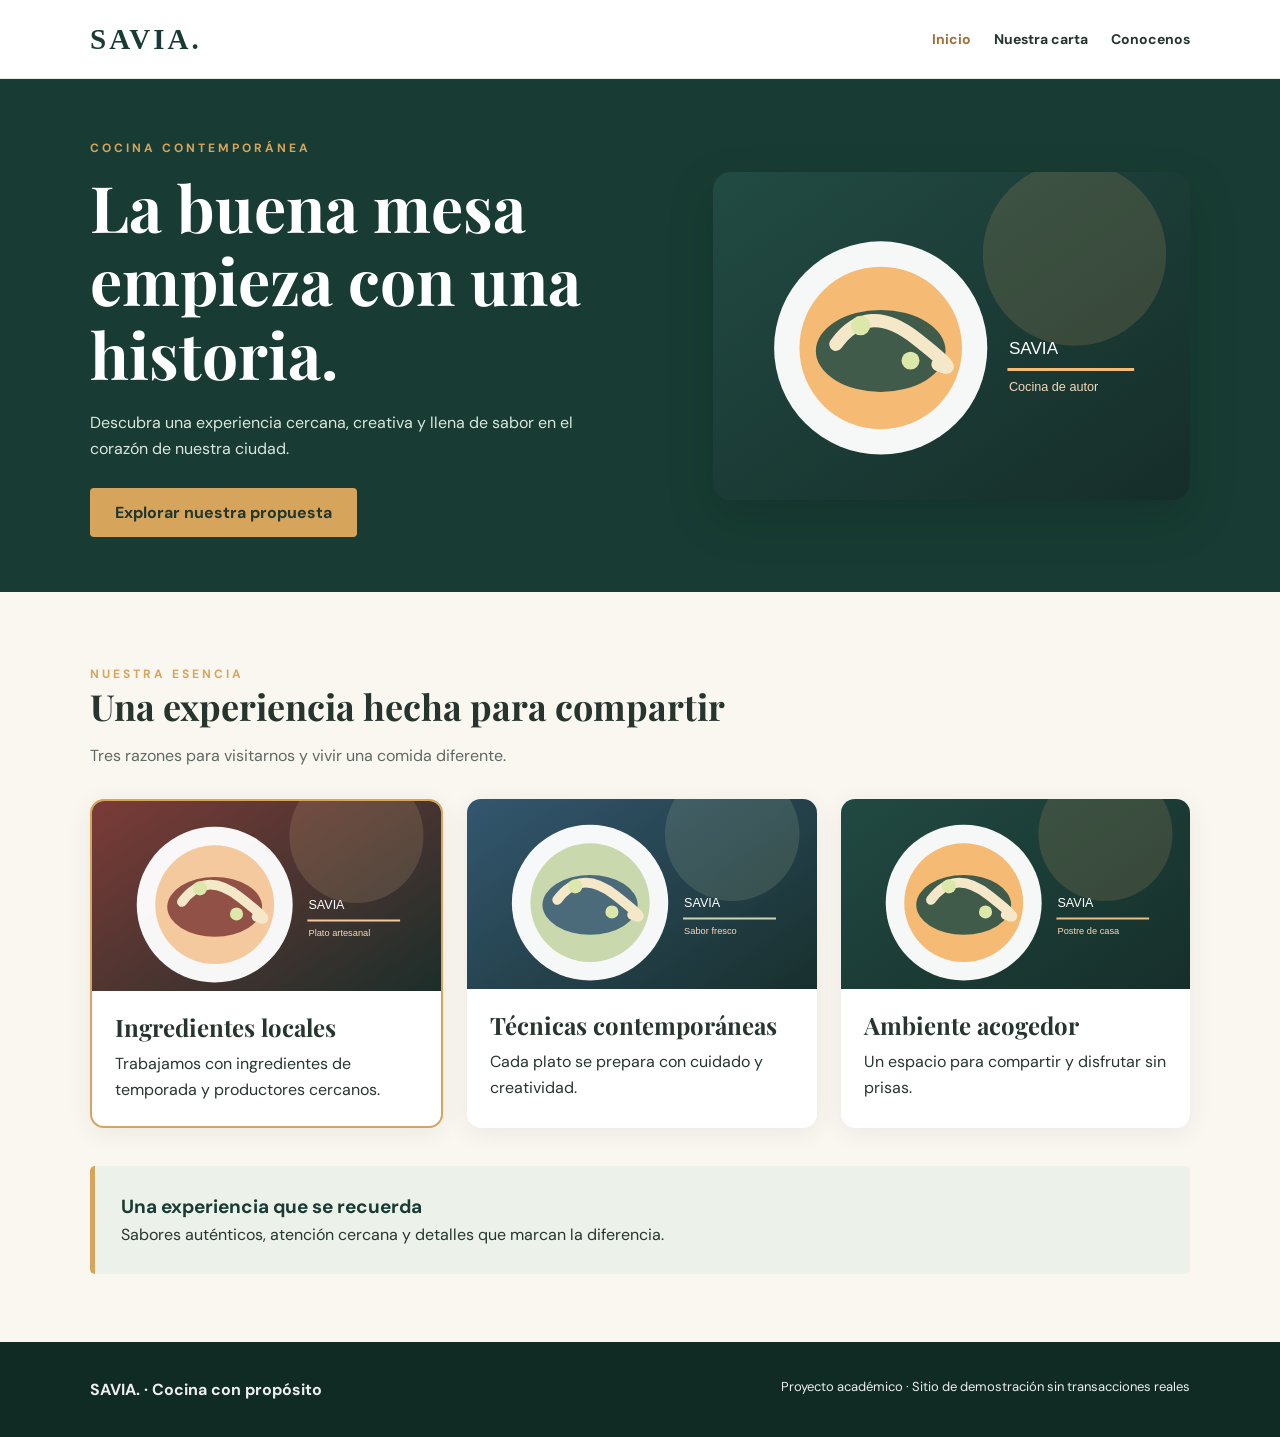
<file: index.html>
<!doctype html>
<html lang="es">
  <head>
    <meta charset="utf-8" />
    <meta content="width=device-width, initial-scale=1.0" name="viewport" />
    <title>SAVIA | Inicio</title>
    <link href="css/styles.css" rel="stylesheet" />
  </head>
  <body>
    <header class="site-header">
      <div class="container nav-inner">
        <a class="logo" href="index.html"> SAVIA. </a>
        <nav aria-label="Navegaci&oacute;n principal" class="nav-links">
          <a aria-current="page" href="index.html"> Inicio </a>
          <a class="nav-contact" href="pages/menu.html"> Nuestra carta </a>
           <a class="nav-equipo" href="pages/equipo.html"> Conocenos </a>
        </nav>
      </div>
    </header>

    <main>
      <section class="hero">
        <div class="container hero-grid">
          <div>
            <span class="eyebrow"> Cocina contempor&aacute;nea </span>
            <h1>La buena mesa empieza con una historia.</h1>
            <p>
              Descubra una experiencia cercana, creativa y llena de sabor en el
              coraz&oacute;n de nuestra ciudad.
            </p>
            <a class="btn" href="pages/menu.html" id="hero-action">
              Explorar nuestra propuesta
            </a>
          </div>
          <img
            alt="Ilustraci&oacute;n de gastronom&iacute;a Savia"
            src="images/hero.svg"
          />
        </div>
      </section>
      <section class="section container">
        <div class="section-heading">
          <span class="eyebrow"> Nuestra esencia </span>
          <h2>Una experiencia hecha para compartir</h2>
          <p class="muted">
            Tres razones para visitarnos y vivir una comida diferente.
          </p>
        </div>
        <div class="feature-layout">
          <article class="tile card-highlight">
            <img
              alt="Presentaci&oacute;n gastron&oacute;mica 1"
              src="images/plato-1.svg"
            />
            <div class="tile-copy">
              <h3>Ingredientes locales</h3>
              <p>
                Trabajamos con ingredientes de temporada y productores cercanos.
              </p>
            </div>
          </article>
          <article class="tile">
            <img
              alt="Presentaci&oacute;n gastron&oacute;mica 2"
              src="images/plato-2.svg"
            />
            <div class="tile-copy">
              <h3>T&eacute;cnicas contempor&aacute;neas</h3>
              <p>Cada plato se prepara con cuidado y creatividad.</p>
            </div>
          </article>
          <article class="tile">
            <img
              alt="Presentaci&oacute;n gastron&oacute;mica 3"
              src="images/plato-3.svg"
            />
            <div class="tile-copy">
              <h3>Ambiente acogedor</h3>
              <p>Un espacio para compartir y disfrutar sin prisas.</p>
            </div>
          </article>
        </div>
        <div class="statement">
          <p class="statement-title" id="statement-title">
            Una experiencia que se recuerda
          </p>
          <p>
            Sabores aut&eacute;nticos, atenci&oacute;n cercana y detalles que
            marcan la diferencia.
          </p>
        </div>
      </section>
    </main>
    <footer class="site-footer">
      <div class="container footer-inner">
        <strong> SAVIA. &middot; Cocina con prop&oacute;sito </strong>
        <p>
          Proyecto acad&eacute;mico &middot; Sitio de demostraci&oacute;n sin
          transacciones reales
        </p>
      </div>
    </footer>
  </body>
</html>
</file>
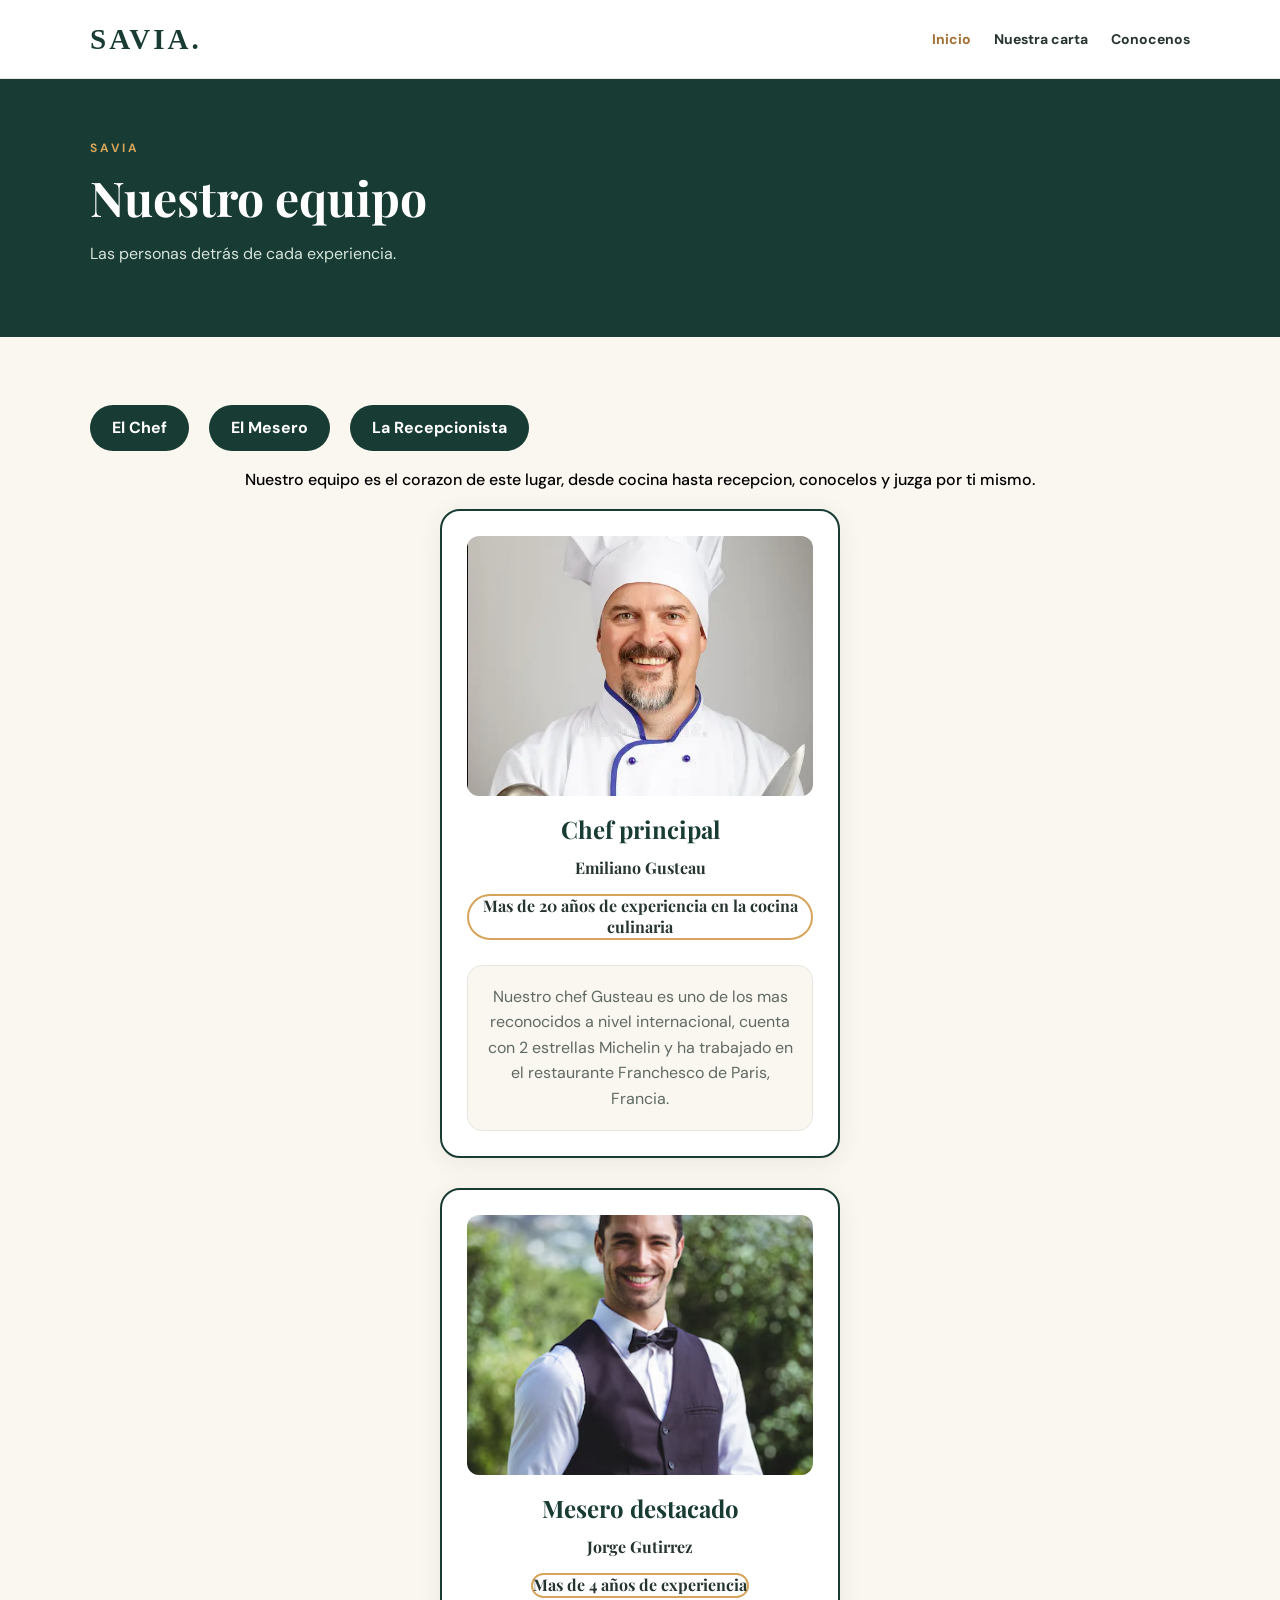
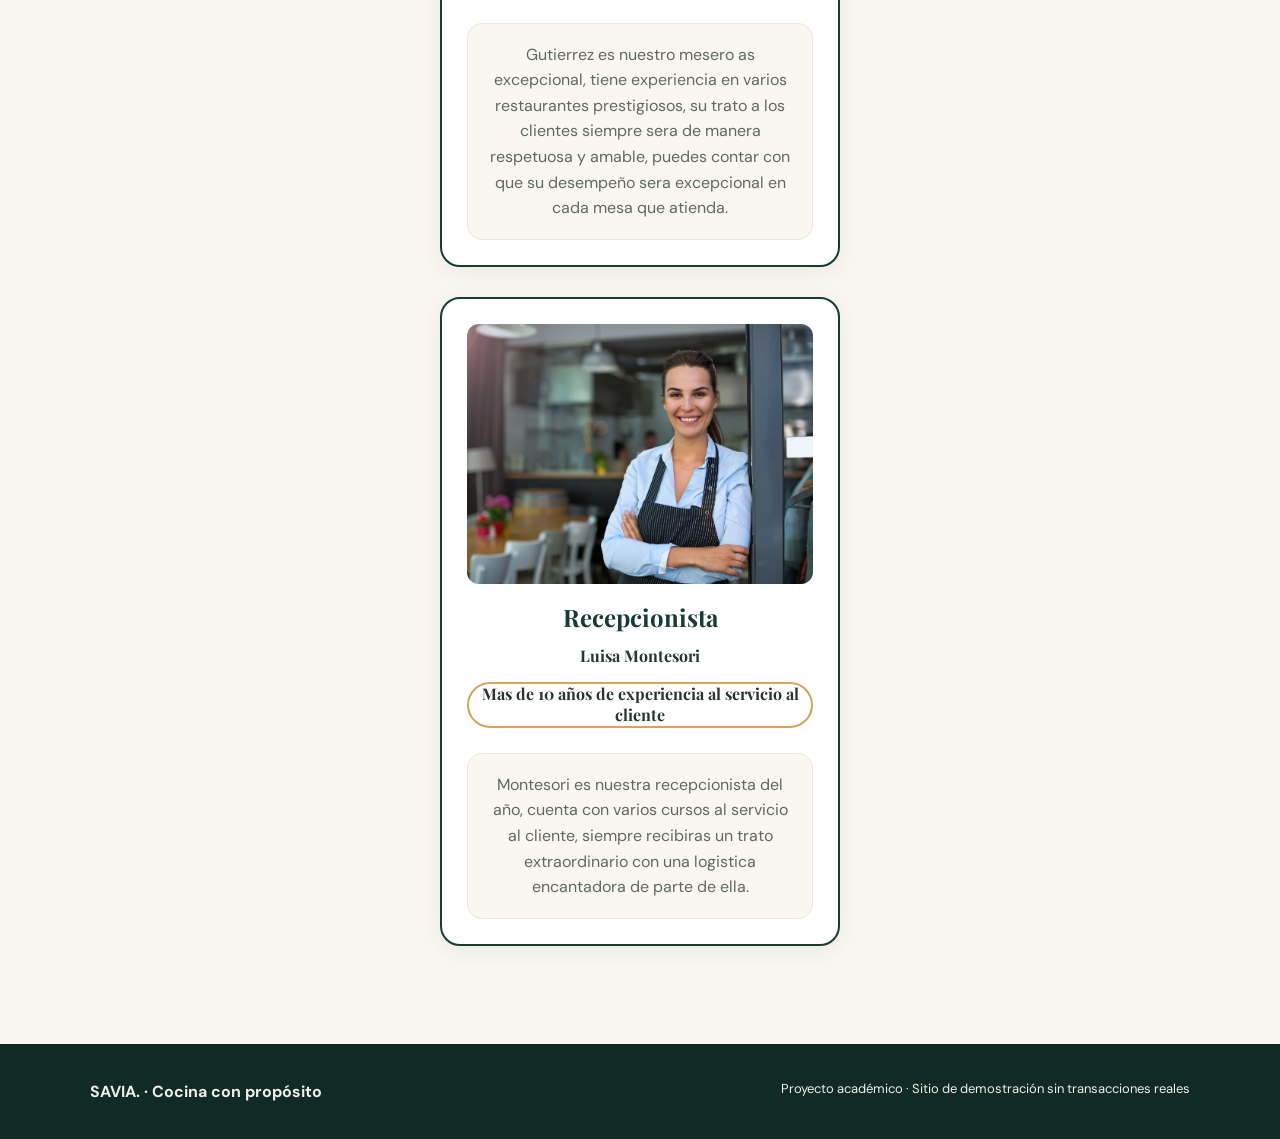
<file: pages/equipo.html>
<!doctype html>
<html lang="es">
  <head>
    <meta charset="utf-8" />
    <meta content="width=device-width, initial-scale=1.0" name="viewport" />
    <title>SAVIA | Nuestro equipo</title>
    <link rel="stylesheet" href="../css/styles.css" />
    <link rel="stylesheet" href="../css/equipo.css" />
  </head>
  <body>
    <header class="site-header">
      <div class="container nav-inner">
        <a class="logo" href="../index.html"> SAVIA. </a>
        <nav aria-label="Navegaci&oacute;n principal" class="nav-links">
          <a aria-current="page" href="../index.html"> Inicio </a>
          <a class="nav-contact" href="../pages/menu.html"> Nuestra carta </a>
          <a class="nav-equipo" href="../pages/equipo.html"> Conocenos </a>
        </nav>
      </div>
    </header>

    <section class="page-hero">
      <div class="container">
        <span class="eyebrow"> SAVIA </span>
        <h1>Nuestro equipo</h1>
        <p>Las personas detr&aacute;s de cada experiencia.</p>
      </div>
    </section>

    <main class="section container">

      <div class="botones-equipo">
      <a class="Chef" href="#Chef">El Chef</a>
      <a class="mesero" href="#Mesero">El Mesero</a>
      <a class="Recepcion" href="#Recepcion">La Recepcionista</a>
     </div>
        <p class="description inicio">
          Nuestro equipo es el corazon de este lugar, desde cocina hasta recepcion, conocelos y juzga por ti mismo.
        </p>

        <article class="equipo-card" id="Chef">
          <img alt="Foto de chef" src="../images/equipo-1.png" class="equipo-img"/>
          <h3>Chef principal</h3>
          <h4> Emiliano Gusteau</h4>
          <h4 class = "experiencia"> Mas de 20 años de experiencia en la cocina culinaria</h4>
          <p class="equipo-info">
            Nuestro chef Gusteau es uno de los mas reconocidos a nivel internacional, 
            cuenta con 2 estrellas Michelin y ha trabajado en el restaurante Franchesco de Paris, Francia.
          </p>
        </article>
        
        <article class="equipo-card" id="Mesero">
          <img alt="Foto de mesero" src="../images/equipo-2.png" class="equipo-img"/>
          <h3>Mesero destacado</h3>
          <h4>Jorge Gutirrez</h4>
          <h4 class = "experiencia"> Mas de 4 años de experiencia</h4>
          <p class="equipo-info">
            Gutierrez es nuestro mesero as excepcional, tiene experiencia en varios restaurantes prestigiosos, 
            su trato a los clientes siempre sera de manera respetuosa y amable, puedes contar con que su desempeño 
            sera excepcional en cada mesa que atienda.
          </p>
        </article>

        <article class="equipo-card" id="Recepcion">
          <img alt="Foto de recepcionista" src="../images/equipo-3.jpg" class="equipo-img"/>
          <h3>Recepcionista</h3>
          <h4>Luisa Montesori</h4>
          <h4 class = "experiencia">Mas de 10 años de experiencia al servicio al cliente</h4>
          <p class="equipo-info">
            Montesori es nuestra recepcionista del año, cuenta con varios cursos al servicio al cliente,
             siempre recibiras un trato extraordinario con una logistica encantadora de parte de ella.
          </p>
        </article>
      </div>
    </main>

    <footer class="site-footer">
      <div class="container footer-inner">
        <strong> SAVIA. &middot; Cocina con prop&oacute;sito </strong>
        <p>
          Proyecto acad&eacute;mico &middot; Sitio de demostraci&oacute;n sin
          transacciones reales
        </p>
      </div>
    </footer>
  </body>
</html>
</file>
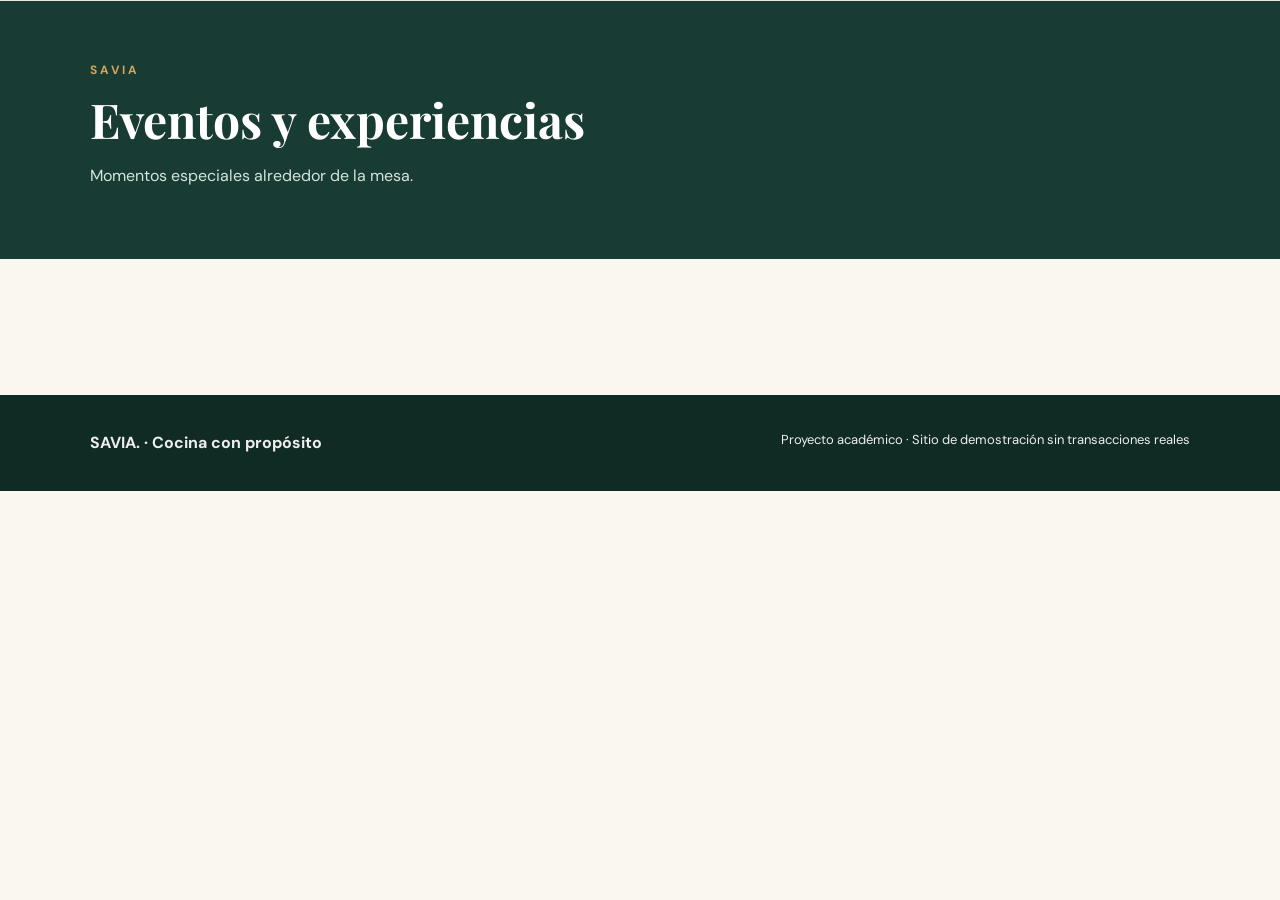
<file: pages/eventos.html>
<!doctype html>
<html lang="es">
  <head>
    <meta charset="utf-8" />
    <meta content="width=device-width, initial-scale=1.0" name="viewport" />
    <title>SAVIA | Eventos y experiencias</title>
    <link href="../css/styles.css" rel="stylesheet" />
  </head>
  <body>
    <header class="site-header">
      <!-- Espacio de trabajo: está pendiente de implementación. -->
    </header>

    <section class="page-hero">
      <div class="container">
        <span class="eyebrow"> SAVIA </span>
        <h1>Eventos y experiencias</h1>
        <p>Momentos especiales alrededor de la mesa.</p>
      </div>
    </section>
    <main class="section container">
      <!-- Espacio de trabajo: esta página está pendiente de implementación. -->
    </main>
    <footer class="site-footer">
      <div class="container footer-inner">
        <strong> SAVIA. &middot; Cocina con prop&oacute;sito </strong>
        <p>
          Proyecto acad&eacute;mico &middot; Sitio de demostraci&oacute;n sin
          transacciones reales
        </p>
      </div>
    </footer>
  </body>
</html>
</file>
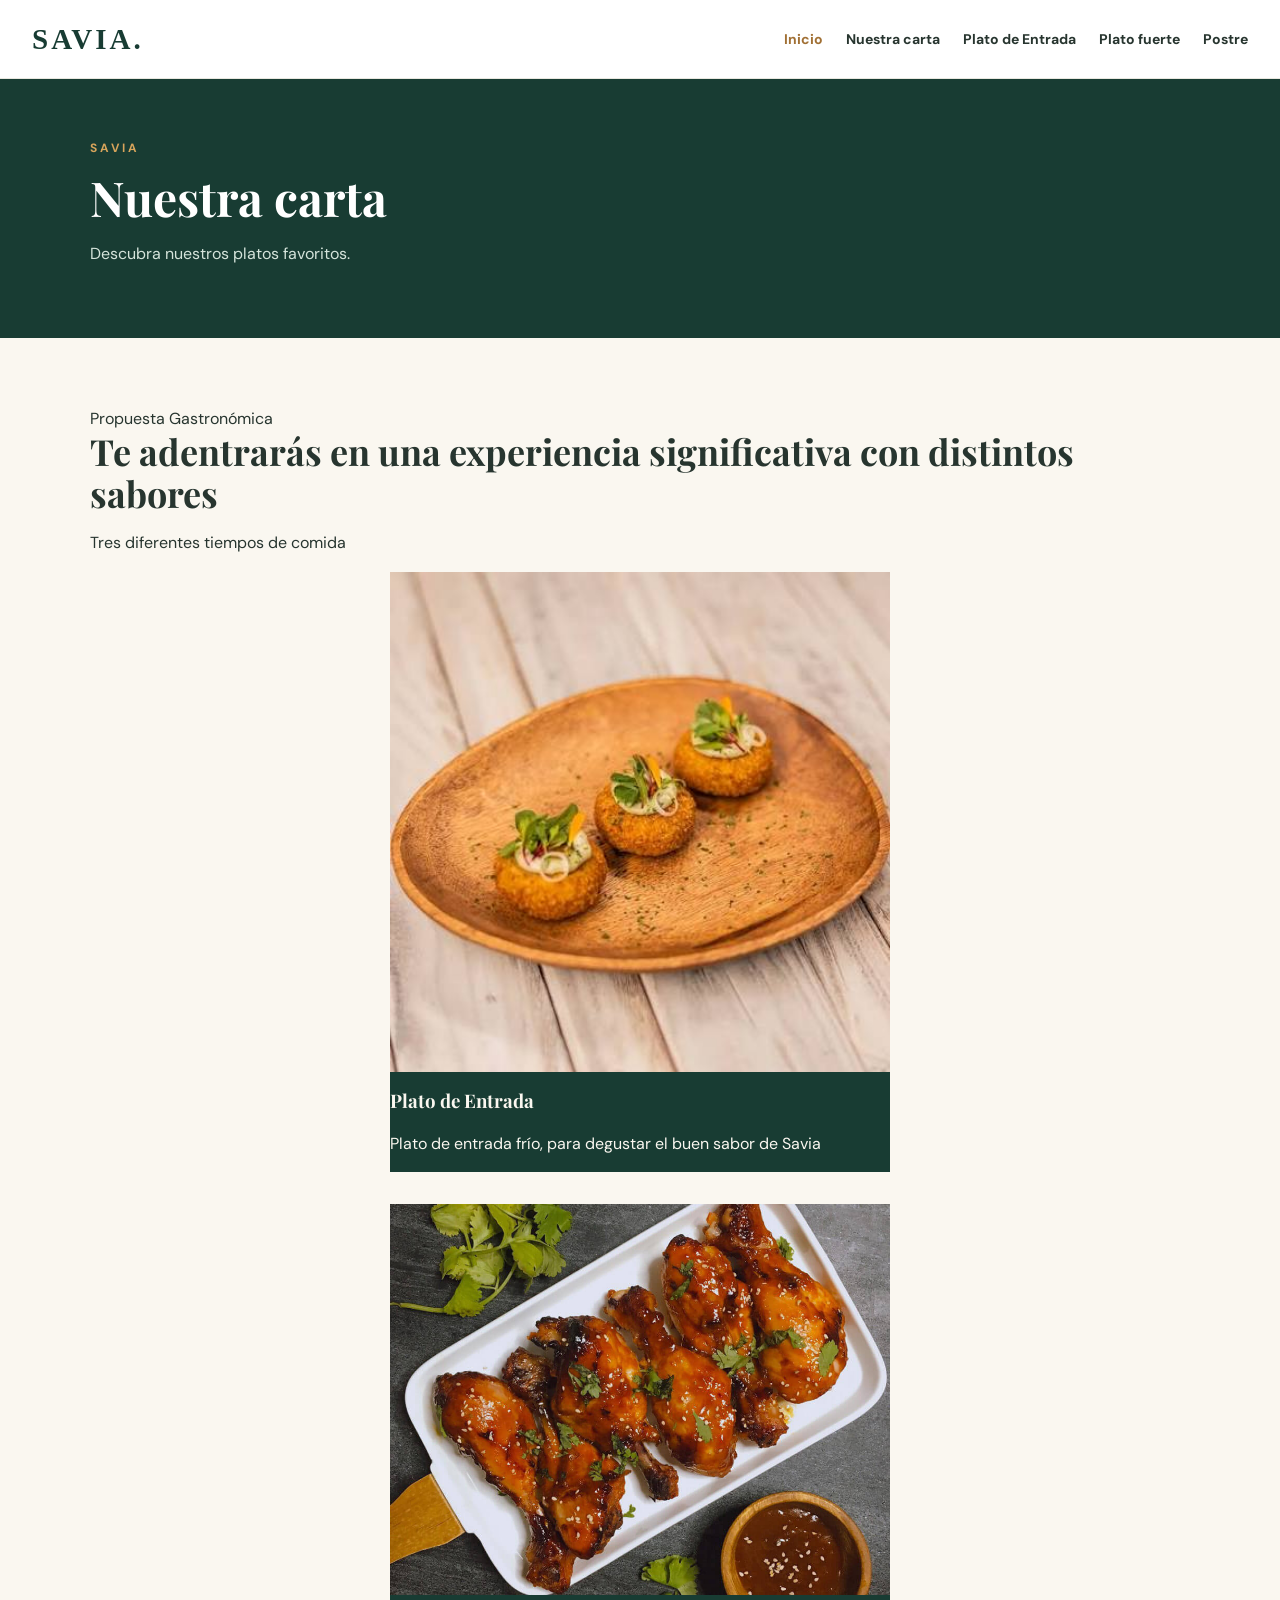
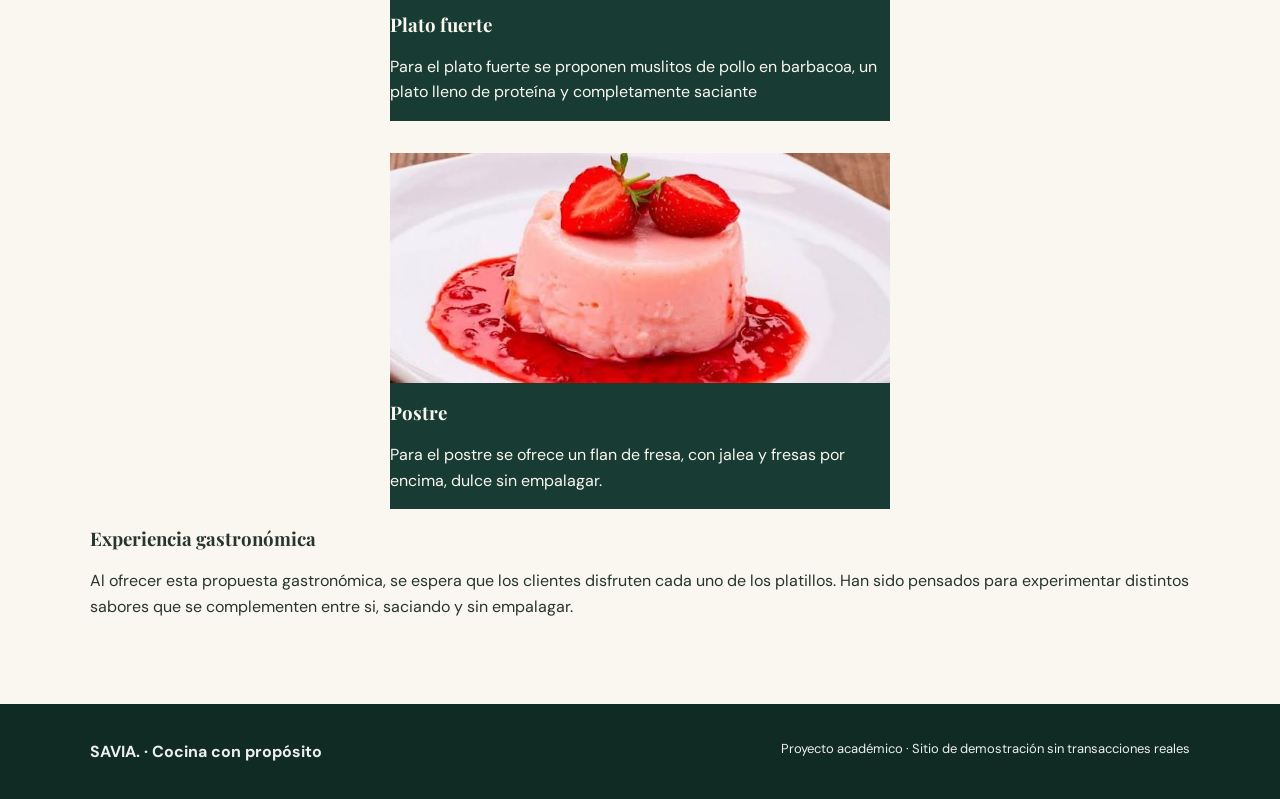
<file: pages/menu.html>
<!doctype html>
<html lang="es">
  <head>
    <meta charset="utf-8" />
    <meta content="width=device-width, initial-scale=1.0" name="viewport" />
    <title>SAVIA | Nuestra carta</title>
    <link rel="stylesheet" href="../css/styles.css">
    <link href="../css/menu.css" rel="stylesheet" />

  </head>
  <body>
    <header class="site-header">
      <!-- Espacio de trabajo: está pendiente de implementación. -->
       <a class="logo" href="index.html"> SAVIA. </a>
        <nav aria-label="Navegaci&oacute;n principal" class="nav-links">
        <a aria-current="page" href="../index.html"> Inicio </a>
        <a class="nav-contact" href="../pages/menu.html"> Nuestra carta </a>
        <a class="nav-contact" href="#entrada"> Plato de Entrada </a>
        <a class="nav-contact" href="#fuerte"> Plato fuerte</a>
        <a class="nav-contact" href="#postre"> Postre </a>
         </nav>
    </header>

    <section class="page-hero">
      <div class="container">
        <span class="eyebrow"> SAVIA </span>
        <h1>Nuestra carta</h1>
        <p>Descubra nuestros platos favoritos.</p>
      </div>
    </section>
    <main class="section container">
      <!-- Espacio de trabajo: esta página está pendiente de implementación. -->
       <div class ="propuesta-gastronomica">
       <span class="propuesta"> Propuesta Gastronómica </span>
       <h2>Te adentrarás en una experiencia significativa con distintos sabores</h2>
       <p class="parrafo-propuestas">
            Tres diferentes tiempos de comida
          </p>
          </div>
        <div class= "feature-layout">
          <article class="platos" id="entrada">
            <img src="../images/plato-entrada.jpg" alt="plato-de-entrada">
            <div class="texto-plato-entrada">
              <h3>Plato de Entrada</h3>
              <p>Plato de entrada frío, para degustar el buen sabor de Savia</p>
            </div>
          </article>
          <article class="platos" id="fuerte">
            <img src="../images/plato-fuerte.jpg" alt="plato-fuerte-imagen">
            <div class="texto-plato-fuerte">
              <h3>Plato fuerte</h3>
              <p>Para el plato fuerte se proponen muslitos de pollo en barbacoa, un plato lleno de proteína y completamente saciante</p>
            </div>
          </article>
          <article class="platos" id="postre">
            <img src="../images/postre.jpg" alt="postre-imagen">
            <div class="texto-postre">
              <h3>Postre</h3>
              <p>Para el postre se ofrece un flan de fresa, con jalea y fresas por encima, dulce sin empalagar.</p>
            </div>
          </article>
          </div>
          <section class="informacion-adicional">
            <h3>Experiencia gastronómica</h3>
            <p>Al ofrecer esta propuesta gastronómica, se espera que los clientes disfruten cada uno de los platillos. Han sido pensados para experimentar distintos sabores que se complementen entre si, saciando y sin empalagar.</p>
          </section>
    </main>
    <footer class="site-footer">
      <div class="container footer-inner">
        <strong> SAVIA. &middot; Cocina con prop&oacute;sito </strong>
        <p>
          Proyecto acad&eacute;mico &middot; Sitio de demostraci&oacute;n sin
          transacciones reales
        </p>
      </div>
    </footer>
  </body>
</html>
</file>
<file: css/styles.css>
@import url("https://fonts.googleapis.com/css2?family=DM+Sans:wght@400;500;600;700&family=Playfair+Display:wght@600;700&display=swap");
:root {
  --forest: #183c33;
  --cream: #faf7f0;
  --gold: #d7a45b;
  --ink: #27352f;
  --mute: #5f6963;
}
* {
  box-sizing: border-box;
}
body {
  margin: 0;
  background: var(--cream);
  color: var(--ink);
  font-family: "DM Sans", Arial, sans-serif;
  line-height: 1.6;
}
h1,
h2,
h3 {
  font-family: "Playfair Display", Georgia, serif;
  line-height: 1.15;
}
a {
  color: inherit;
  text-decoration: none;
}
img {
  display: block;
  max-width: 100%;
}
.container {
  width: min(1100px, calc(100% - 40px));
  margin-inline: auto;
}
.site-header {
  background: #fff;
  border-bottom: 1px solid #e8e7df;
}
.nav-inner {
  display: flex;
  align-items: center;
  justify-content: space-between;
  gap: 24px;
  min-height: 78px;
}
.logo {
  font-family: Georgia, serif;
  font-size: 29px;
  font-weight: bold;
  letter-spacing: 3px;
  color: var(--forest);
}
.nav-links {
  display: flex;
  align-items: center;
  gap: 23px;
  flex-wrap: wrap;
}
.nav-links a {
  font-size: 14px;
  font-weight: 700;
}
.nav-links a:hover,
.nav-links a[aria-current="page"] {
  color: #a17034;
}
.hero {
  background: var(--forest);
  color: white;
}
.hero-grid {
  display: grid;
  grid-template-columns: 1.1fr 0.9fr;
  gap: 40px;
  align-items: center;
  min-height: 440px;
  padding-block: 55px;
}
.hero h1 {
  font-size: clamp(36px, 5vw, 65px);
  margin: 10px 0 20px;
}
.hero p {
  max-width: 540px;
  color: #dce6df;
}
.hero img {
  width: 100%;
  border-radius: 18px;
  box-shadow: 0 18px 45px #071f183d;
}
.eyebrow {
  text-transform: uppercase;
  letter-spacing: 3px;
  font-size: 12px;
  font-weight: 700;
  color: var(--gold);
}
.btn {
  display: inline-block;
  background: var(--gold);
  color: #21372d;
  padding: 12px 25px;
  border-radius: 4px;
  font-weight: 700;
  margin-top: 10px;
}
.btn:hover {
  filter: brightness(0.93);
}
.section {
  padding-block: 68px;
}
.section h2 {
  font-size: 36px;
  margin: 0 0 15px;
}
.muted {
  color: var(--mute);
}
.feature-layout {
  display: flex;
  flex-direction: row;
  gap: 24px;
  margin-top: 30px;
}
.tile {
  background: white;
  border-radius: 14px;
  overflow: hidden;
  box-shadow: 0 5px 25px #173b2d13;
  flex: 1;
}
.tile img {
  height: 190px;
  width: 100%;
  object-fit: cover;
}
.tile-copy {
  padding: 23px;
}
.tile h3 {
  font-size: 24px;
  margin: 0 0 10px;
}
.tile p {
  margin: 0;
}
.statement {
  background: #ecf1e9;
  padding: 26px;
  border-left: 5px solid var(--gold);
  border-radius: 5px;
  margin-top: 38px;
}
.statement p {
  margin: 0;
}
.statement-title {
  font-size: 19px;
  font-weight: 700;
  color: var(--forest);
}
.section-heading {
  max-width: 690px;
}
.site-footer {
  background: #102b24;
  color: #eee;
  padding: 35px 0;
}
.footer-inner {
  display: flex;
  justify-content: space-between;
  gap: 20px;
  flex-wrap: wrap;
}
.footer-inner p {
  margin: 0;
  font-size: 13px;
}
.page-hero {
  background: var(--forest);
  color: white;
  padding: 55px 0;
}
.page-hero h1 {
  font-size: 48px;
  margin: 10px 0;
}
.page-hero p {
  max-width: 650px;
  color: #d5e4db;
}
.page-grid {
  display: grid;
  grid-template-columns: repeat(3, minmax(0, 1fr));
  gap: 24px;
  margin-top: 28px;
}
.page-grid .tile img {
  height: 185px;
}
.cta {
  padding: 22px;
  margin-top: 30px;
  background: #edf1ea;
  border-radius: 10px;
  font-weight: 600;
}
@media (max-width: 760px) {
  .nav-inner {
    align-items: flex-start;
    flex-direction: column;
    padding-block: 18px;
  }
  .nav-links {
    gap: 12px;
  }
  .hero-grid {
    grid-template-columns: 1fr;
  }
  .feature-layout {
    display: flex;
    flex-direction: column;
  }
  .page-grid {
    display: grid;
    grid-template-columns: 1fr;
  }
  .hero h1 {
    font-size: 39px;
  }
  .page-hero h1 {
    font-size: 37px;
  }
}
.card-highlight {
  border: 2px solid #d7a45b;
}

#hero-action {
  background: var(--gold);
}
@media (max-width: 374px) {
  .nav-inner {
    flex-direction: row;
  }
  .nav-links {
    flex-wrap: nowrap;
  }
}
</file>
<file: css/equipo.css>
.botones-equipo {
    display: flex;
    gap: 20px;
    flex-wrap: wrap;
}
.Chef,
.mesero,
.Recepcion {
    display: inline-block;
    background: var(--forest);
    color: white;
    padding: 10px 22px;
    border-radius: 50px;
    font-weight: 700;
    text-align: center;
}

.Chef:hover,
.mesero:hover,
.Recepcion:hover {
    background: var(--gold);
    color: var(--ink);
}

.description.inicio {
    text-align: center; 
    color: #000000;
    font-weight: 500;
}

.section-equipo {
    display: flex;
    flex-direction: column;
    gap: 25px;
}

.equipo-card {
    display: flex;
    flex-direction: column;
    align-items: center;
    background: white;
    width: 100%;
    max-width: 400px;
    padding: 25px;
    border-radius: 20px;
    box-shadow: 0 5px 25px #173b2d13;
    text-align: center;
    margin: 0 auto 30px;
    border: 2px solid var(--forest);
}

.equipo-img {
    width: 100%;
    height: 260px;
    object-fit: cover;
    border-radius: 12px ;
    margin-bottom: 15px;
}

.equipo-card h3 {
    font-size: 24px;
    color: var(--forest);
    margin: 5px 0 10px;
}

/* Nombre y experiencia */
.equipo-card h4 {
    font-family: "Playfair Display", Georgia, serif;
    line-height: 1.3;
    color: var(--ink);
    margin: 5px 0 10px;
}

.experiencia {
    font-family: "Playfair Display", Georgia, serif;
    line-height: 1.3;
    color: var(--ink);
    margin: 5px 0 10px;
    border-radius: 50px;
    display: inline-block;
    border: 2px solid var(--gold);
}

.equipo-info {
    width: 100%;
    background: var(--cream);
    color: var(--mute);
    padding: 18px;
    border: 1px solid #e8e7df;
    border-radius: 15px;
    margin: 15px 0 0;
    text-align: center;
}

@media (max-width: 760px) {
    .equipo-card {
        max-width: 400px;
        padding: 18px;
    }

    .equipo-img {
        height: 220px;
    }
}
</file>
<file: css/menu.css>
@import url("https://fonts.googleapis.com/css2?family=DM+Sans:wght@400;500;600;700&family=Playfair+Display:wght@600;700&display=swap");
:root {
  --forest: #183c33;
  --cream: #faf7f0;
  --gold: #d7a45b;
  --ink: #27352f;
  --mute: #5f6963;
}

.site-header{
    display: grid;
    grid-template-columns: auto 1fr;
    align-items: center;
    gap: 20px;
    padding: 1rem 2rem;
}

.nav-links{
    display: grid;
    justify-content: end;
    grid-auto-flow: column;
}

.nav-links a{
    font-size: 14px;
    font-weight: 700;
}
.platos{
    display: flex;
    flex-direction: column;
    background-color: var(--forest);
    color: var(--cream);
}

.feature-layout{
    display: grid;
    grid-template-rows: auto;
    gap: 2rem;
    max-width: 500px;
    margin:0 auto;
}

@media (max-width: 374px){
    .site-header{
        grid-template-columns: 1fr;
        justify-items: center;
        text-align: center;
        gap: 15px;
        
    }
    .nav-links {
    justify-content: center;
    grid-auto-flow: row; 
    gap: 10px;
  }
  }
</file>
